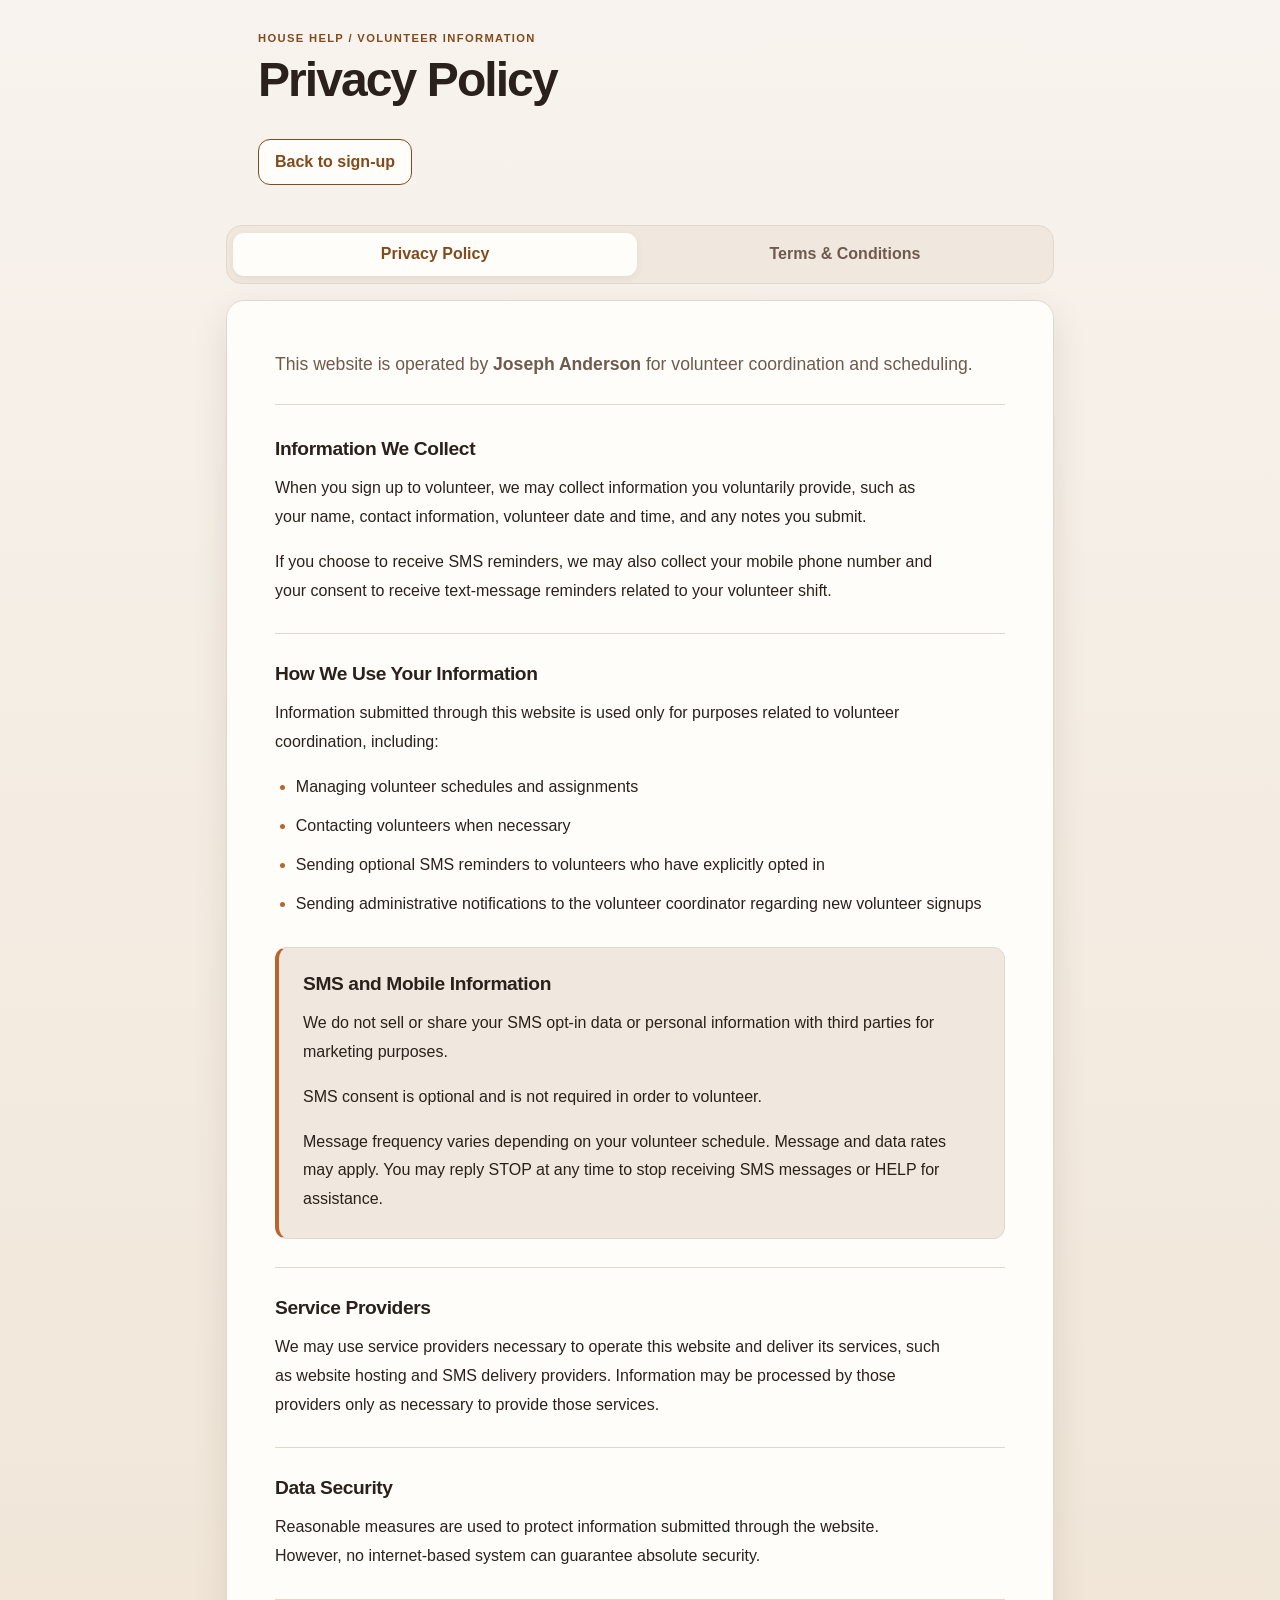
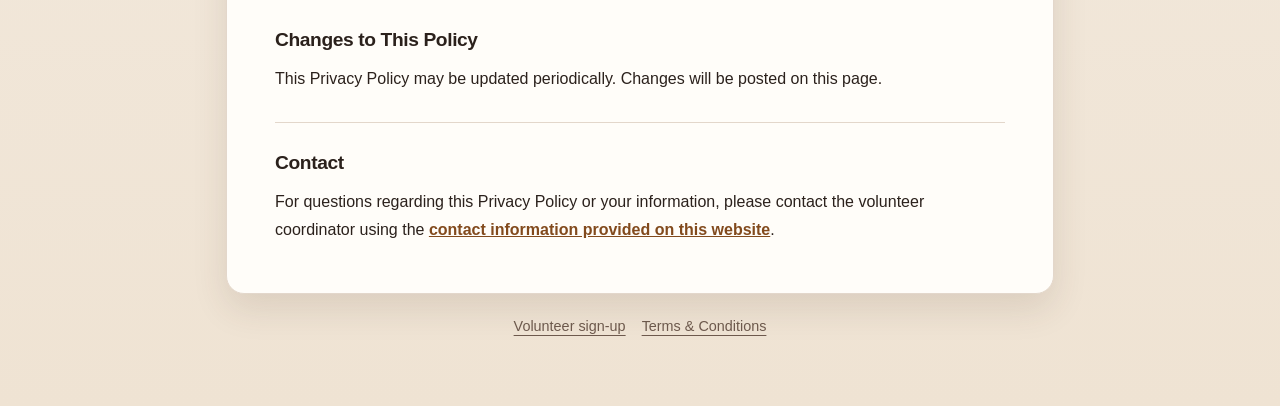
<file: privacy.html>
<!doctype html>
<html lang="en">
  <head>
    <meta charset="UTF-8" />
    <meta name="viewport" content="width=device-width, initial-scale=1.0" />
    <title>Privacy Policy | House Help</title>
    <link rel="icon" type="image/svg+xml" href="/favicon.svg" />
    <link rel="stylesheet" href="/styles.css" />
  </head>
  <body>
    <div class="page-shell legal-page">
      <header class="topbar legal-header">
        <div>
          <p class="eyebrow">House Help / Volunteer information</p>
          <h1>Privacy Policy</h1>
          <a class="project-info-link" href="/">Back to sign-up</a>
        </div>
      </header>
      <nav class="legal-nav" aria-label="Policies">
        <a href="/privacy" aria-current="page">Privacy Policy</a>
        <a href="/terms">Terms &amp; Conditions</a>
      </nav>
      <main class="panel project-info legal-document">
        <p class="legal-intro">
          This website is operated by <strong>Joseph Anderson</strong> for
          volunteer coordination and scheduling.
        </p>
        <section>
          <h2>Information We Collect</h2>
          <p>
            When you sign up to volunteer, we may collect information you
            voluntarily provide, such as your name, contact information,
            volunteer date and time, and any notes you submit.
          </p>
          <p>
            If you choose to receive SMS reminders, we may also collect your
            mobile phone number and your consent to receive text-message
            reminders related to your volunteer shift.
          </p>
        </section>
        <section>
          <h2>How We Use Your Information</h2>
          <p>
            Information submitted through this website is used only for purposes
            related to volunteer coordination, including:
          </p>
          <ul>
            <li>Managing volunteer schedules and assignments</li>
            <li>Contacting volunteers when necessary</li>
            <li>
              Sending optional SMS reminders to volunteers who have explicitly
              opted in
            </li>
            <li>
              Sending administrative notifications to the volunteer coordinator
              regarding new volunteer signups
            </li>
          </ul>
        </section>
        <section class="legal-sms">
          <h2>SMS and Mobile Information</h2>
          <p>
            We do not sell or share your SMS opt-in data or personal information
            with third parties for marketing purposes.
          </p>
          <p>
            SMS consent is optional and is not required in order to volunteer.
          </p>
          <p>
            Message frequency varies depending on your volunteer schedule.
            Message and data rates may apply. You may reply STOP at any time to
            stop receiving SMS messages or HELP for assistance.
          </p>
        </section>
        <section>
          <h2>Service Providers</h2>
          <p>
            We may use service providers necessary to operate this website and
            deliver its services, such as website hosting and SMS delivery
            providers. Information may be processed by those providers only as
            necessary to provide those services.
          </p>
        </section>
        <section>
          <h2>Data Security</h2>
          <p>
            Reasonable measures are used to protect information submitted
            through the website. However, no internet-based system can guarantee
            absolute security.
          </p>
        </section>
        <section>
          <h2>Changes to This Policy</h2>
          <p>
            This Privacy Policy may be updated periodically. Changes will be
            posted on this page.
          </p>
        </section>
        <section>
          <h2>Contact</h2>
          <p>
            For questions regarding this Privacy Policy or your information,
            please contact the volunteer coordinator using the
            <a href="/project-info.html#questions"
              >contact information provided on this website</a
            >.
          </p>
        </section>
      </main>
      <footer class="legal-links">
        <a href="/">Volunteer sign-up</a>
        <a href="/terms">Terms &amp; Conditions</a>
      </footer>
    </div>
  </body>
</html>
</file>
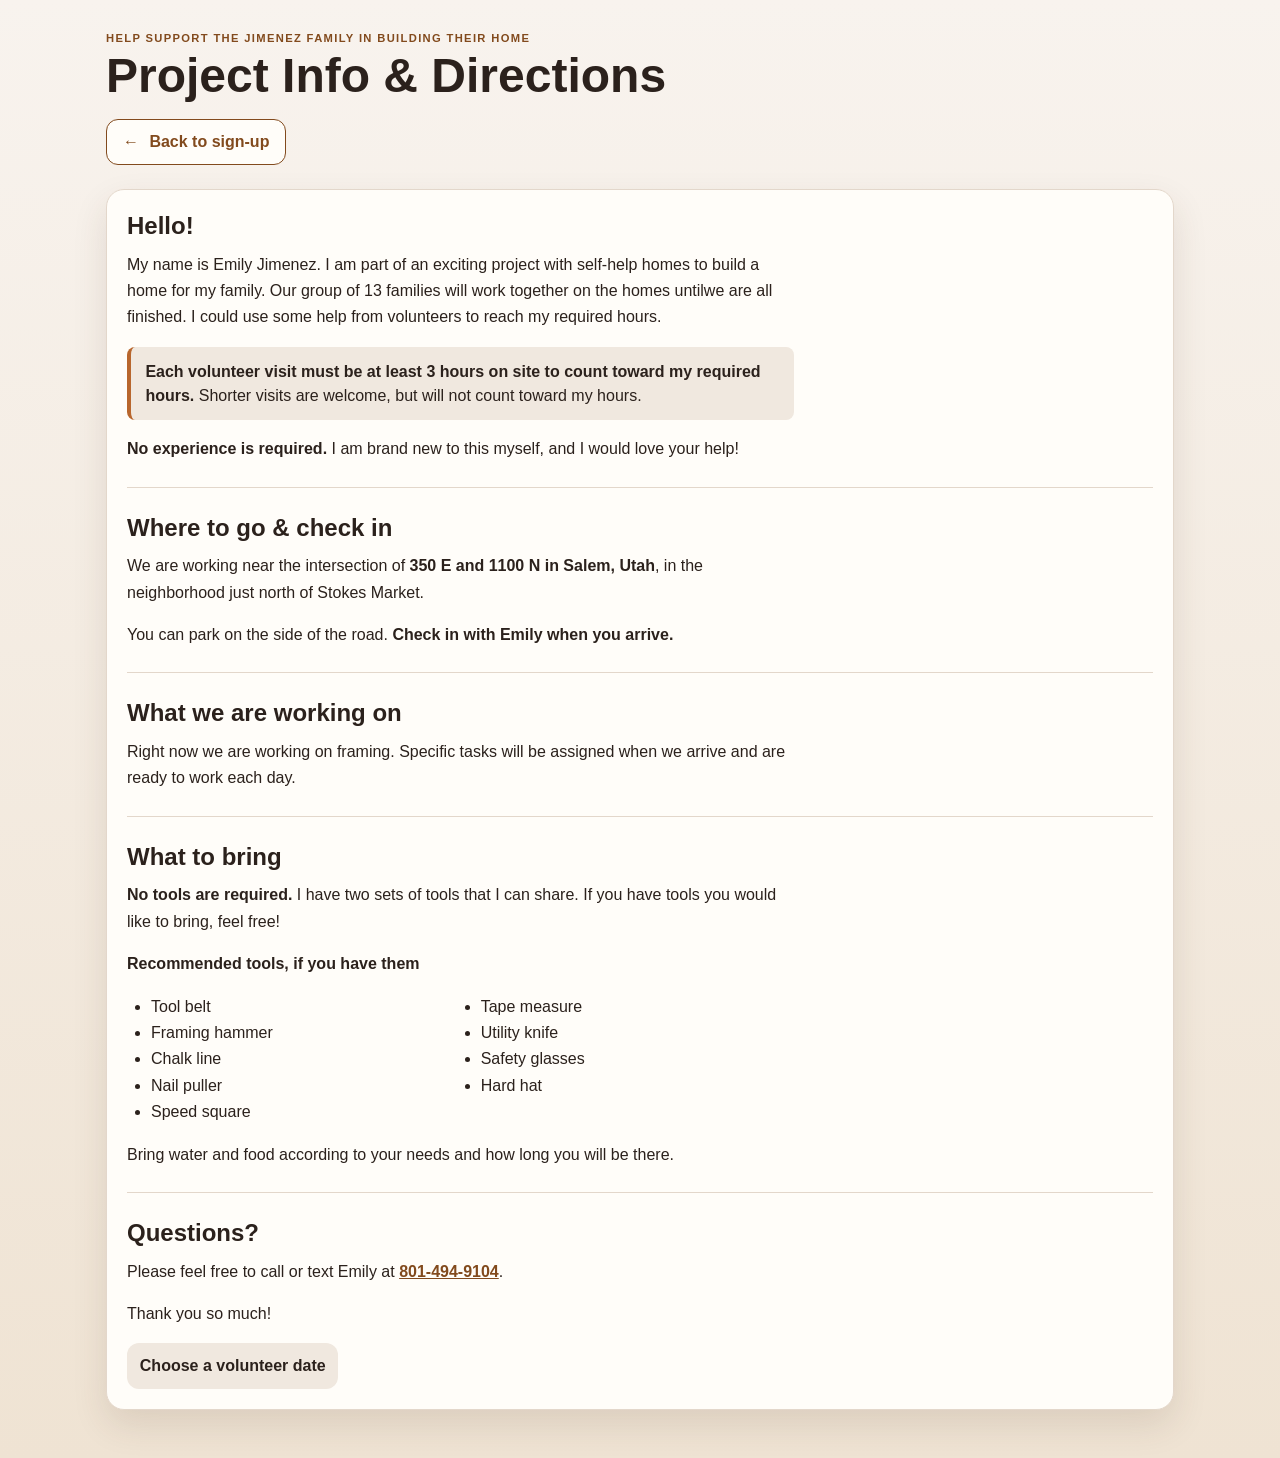
<file: project-info.html>
<!doctype html>
<html lang="en">
  <head>
    <meta charset="UTF-8" />
    <meta name="viewport" content="width=device-width, initial-scale=1.0" />
    <title>Project Info &amp; Directions | House Help</title>
    <link rel="icon" type="image/svg+xml" href="favicon.svg" />
    <link rel="stylesheet" href="styles.css" />
  </head>
  <body>
    <div class="page-shell">
      <header class="topbar">
        <div>
          <p class="eyebrow">
            Help support the Jimenez family in building their home
          </p>
          <h1>Project Info &amp; Directions</h1>
          <a class="project-info-link" href="/">
            <span aria-hidden="true">&larr;</span>
            Back to sign-up
          </a>
        </div>
      </header>

      <main class="panel project-info">
        <section aria-labelledby="about-project">
          <h2 id="about-project">Hello!</h2>
          <p>
            My name is Emily Jimenez. I am part of an exciting project with
            self-help homes to build a home for my family. Our group of 13
            families will work together on the homes untilwe are all finished. I
            could use some help from volunteers to reach my required hours.
          </p>
          <p class="hours-requirement">
            <strong>Each volunteer visit must be at least 3 hours on site to
            count toward my required hours.</strong> Shorter visits are welcome,
            but will not count toward my hours.
          </p>
          <p>
            <strong>No experience is required.</strong> I am brand new to this
            myself, and I would love your help!
          </p>
        </section>

        <section aria-labelledby="directions">
          <h2 id="directions">Where to go &amp; check in</h2>
          <p>
            We are working near the intersection of
            <strong>350 E and 1100 N in Salem, Utah</strong>, in the
            neighborhood just north of Stokes Market.
          </p>
          <p>
            You can park on the side of the road.
            <strong>Check in with Emily when you arrive.</strong>
          </p>
        </section>

        <section aria-labelledby="what-to-expect">
          <h2 id="what-to-expect">What we are working on</h2>
          <p>
            Right now we are working on framing. Specific tasks will be assigned
            when we arrive and are ready to work each day.
          </p>
        </section>

        <section aria-labelledby="what-to-bring">
          <h2 id="what-to-bring">What to bring</h2>
          <p>
            <strong>No tools are required.</strong> I have two sets of tools
            that I can share. If you have tools you would like to bring, feel
            free!
          </p>
          <h3>Recommended tools, if you have them</h3>
          <ul class="project-tools">
            <li>Tool belt</li>
            <li>Framing hammer</li>
            <li>Chalk line</li>
            <li>Nail puller</li>
            <li>Speed square</li>
            <li>Tape measure</li>
            <li>Utility knife</li>
            <li>Safety glasses</li>
            <li>Hard hat</li>
          </ul>
          <p>
            Bring water and food according to your needs and how long you will
            be there.
          </p>
        </section>

        <section aria-labelledby="questions">
          <h2 id="questions">Questions?</h2>
          <p>
            Please feel free to call or text Emily at
            <a href="tel:+18014949104">801-494-9104</a>.
          </p>
          <p>Thank you so much!</p>
          <a class="secondary secondary-link" href="/"
            >Choose a volunteer date</a
          >
        </section>
      </main>
    </div>
  </body>
</html>
</file>
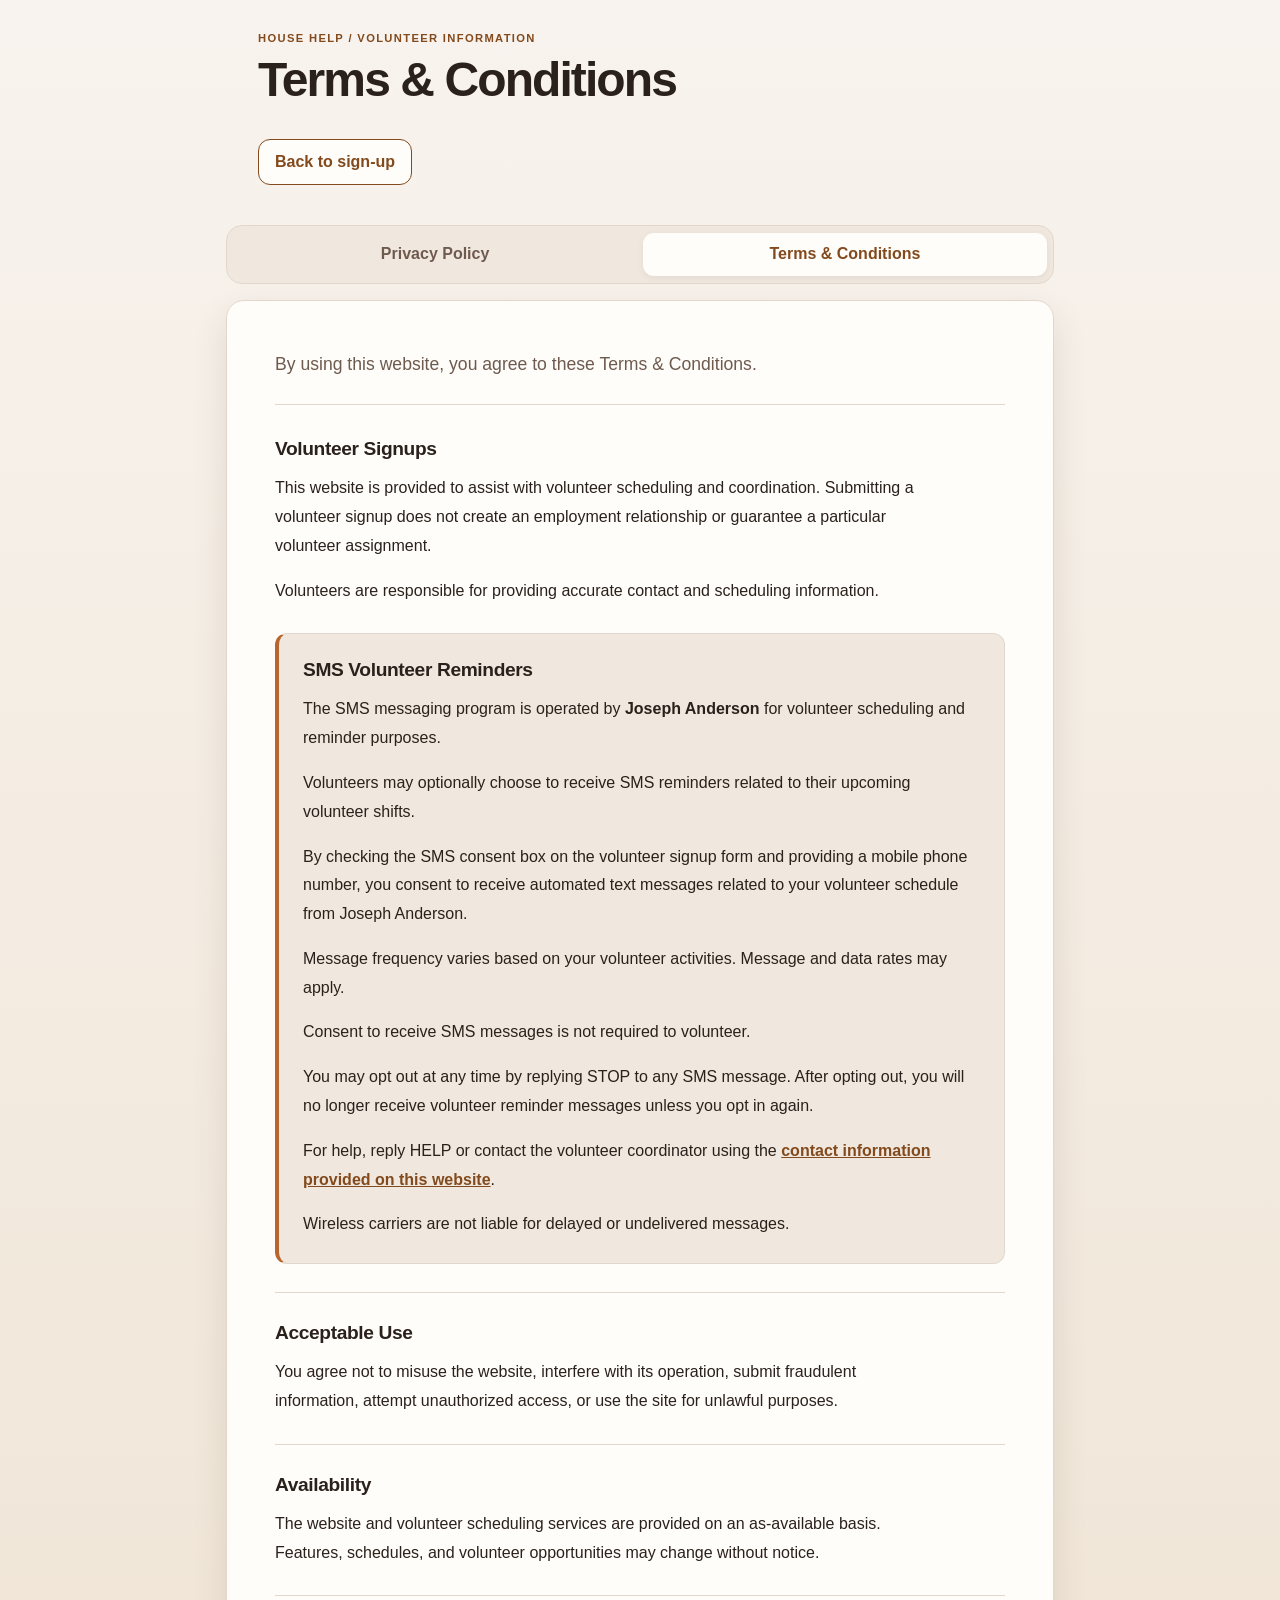
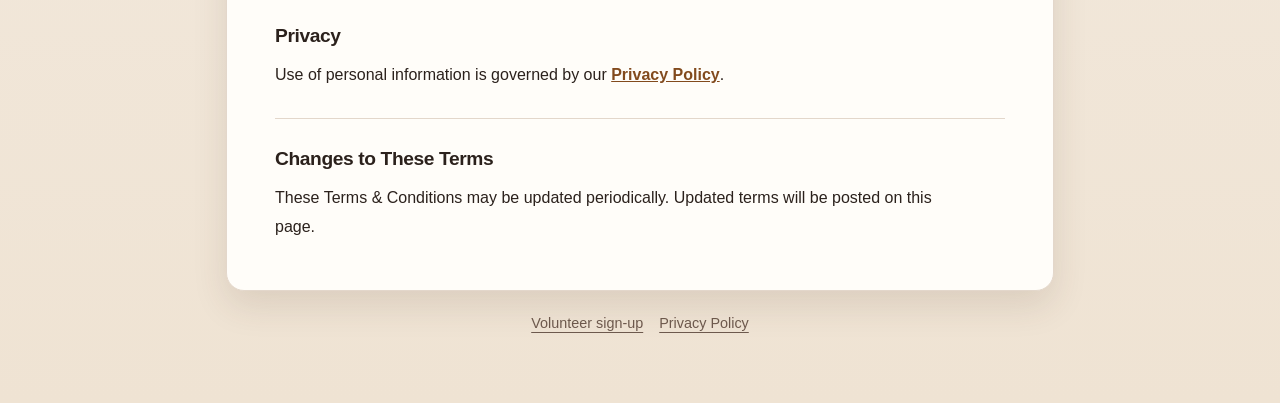
<file: terms.html>
<!doctype html>
<html lang="en">
  <head>
    <meta charset="UTF-8" />
    <meta name="viewport" content="width=device-width, initial-scale=1.0" />
    <title>Terms &amp; Conditions | House Help</title>
    <link rel="icon" type="image/svg+xml" href="/favicon.svg" />
    <link rel="stylesheet" href="/styles.css" />
  </head>
  <body>
    <div class="page-shell legal-page">
      <header class="topbar legal-header">
        <div>
          <p class="eyebrow">House Help / Volunteer information</p>
          <h1>Terms &amp; Conditions</h1>
          <a class="project-info-link" href="/">Back to sign-up</a>
        </div>
      </header>
      <nav class="legal-nav" aria-label="Policies">
        <a href="/privacy">Privacy Policy</a>
        <a href="/terms" aria-current="page">Terms &amp; Conditions</a>
      </nav>
      <main class="panel project-info legal-document">
        <p class="legal-intro">By using this website, you agree to these Terms &amp; Conditions.</p>
        <section>
          <h2>Volunteer Signups</h2>
          <p>
            This website is provided to assist with volunteer scheduling and
            coordination. Submitting a volunteer signup does not create an
            employment relationship or guarantee a particular volunteer assignment.
          </p>
          <p>
            Volunteers are responsible for providing accurate contact and
            scheduling information.
          </p>
        </section>
        <section class="legal-sms">
          <h2>SMS Volunteer Reminders</h2>
          <p>
            The SMS messaging program is operated by
            <strong>Joseph Anderson</strong> for volunteer scheduling and
            reminder purposes.
          </p>
          <p>
            Volunteers may optionally choose to receive SMS reminders related
            to their upcoming volunteer shifts.
          </p>
          <p>
            By checking the SMS consent box on the volunteer signup form and
            providing a mobile phone number, you consent to receive automated
            text messages related to your volunteer schedule from Joseph Anderson.
          </p>
          <p>
            Message frequency varies based on your volunteer activities.
            Message and data rates may apply.
          </p>
          <p>Consent to receive SMS messages is not required to volunteer.</p>
          <p>
            You may opt out at any time by replying STOP to any SMS message.
            After opting out, you will no longer receive volunteer reminder
            messages unless you opt in again.
          </p>
          <p>
            For help, reply HELP or contact the volunteer coordinator using the
            <a href="/project-info.html#questions">contact information provided on this website</a>.
          </p>
          <p>Wireless carriers are not liable for delayed or undelivered messages.</p>
        </section>
        <section>
          <h2>Acceptable Use</h2>
          <p>
            You agree not to misuse the website, interfere with its operation,
            submit fraudulent information, attempt unauthorized access, or use
            the site for unlawful purposes.
          </p>
        </section>
        <section>
          <h2>Availability</h2>
          <p>
            The website and volunteer scheduling services are provided on an
            as-available basis. Features, schedules, and volunteer opportunities
            may change without notice.
          </p>
        </section>
        <section>
          <h2>Privacy</h2>
          <p>
            Use of personal information is governed by our
            <a href="/privacy">Privacy Policy</a>.
          </p>
        </section>
        <section>
          <h2>Changes to These Terms</h2>
          <p>
            These Terms &amp; Conditions may be updated periodically. Updated
            terms will be posted on this page.
          </p>
        </section>
      </main>
      <footer class="legal-links">
        <a href="/">Volunteer sign-up</a>
        <a href="/privacy">Privacy Policy</a>
      </footer>
    </div>
  </body>
</html>
</file>
<file: styles.css>
:root {
  --bg: #f7f0e7;
  --panel: #fffdf9;
  --panel-strong: #f0e8df;
  --ink: #2b211c;
  --muted: #6e5a4e;
  --accent: #b8662d;
  --accent-dark: #824a1d;
  --line: #e3d7cb;
  --shadow: 0 15px 35px rgba(73, 48, 34, 0.12);
  --success: #2d6a4f;
  --success-soft: rgba(45, 106, 79, 0.08);
}

* {
  box-sizing: border-box;
}

html,
body {
  margin: 0;
  width: 100%;
  max-width: 100%;
  overflow-x: hidden;
  font-family: "Segoe UI", Tahoma, Geneva, Verdana, sans-serif;
  background: linear-gradient(180deg, #f8f3ee 0%, #efe3d3 100%);
  color: var(--ink);
}

button,
input,
select,
textarea {
  font: inherit;
  max-width: 100%;
}

.hidden {
  display: none !important;
}

.app-toast {
  position: fixed;
  z-index: 1000;
  top: max(1rem, env(safe-area-inset-top));
  left: 50%;
  display: flex;
  align-items: center;
  justify-content: space-between;
  gap: 1rem;
  width: min(34rem, calc(100% - 2rem));
  padding: 0.85rem 0.9rem;
  transform: translateX(-50%);
  border: 1px solid var(--line);
  border-left: 4px solid var(--success);
  border-radius: 8px;
  background: var(--panel);
  box-shadow: var(--shadow);
  color: var(--ink);
  font-weight: 600;
}

.app-toast[hidden] {
  display: none;
}

.load-error {
  display: flex;
  align-items: center;
  justify-content: space-between;
  gap: 1rem;
  margin-bottom: 1rem;
  padding: 0.8rem 1rem;
  border: 1px solid rgba(146, 43, 43, 0.35);
  border-left: 4px solid #922b2b;
  border-radius: 8px;
  background: #fff7f5;
}

.load-error[hidden] {
  display: none;
}

.load-error p {
  margin: 0;
  color: #702020;
}

.app-toast.error {
  border-left-color: #922b2b;
}

.toast-dismiss {
  flex: 0 0 2rem;
  width: 2rem;
  min-height: 2rem;
  padding: 0;
  background: transparent;
  color: var(--muted);
}

.page-shell {
  width: 100%;
  max-width: 1100px;
  margin: 0 auto;
  padding: 1rem 0.75rem 2.5rem;
  min-width: 0;
}

.topbar {
  display: flex;
  flex-direction: column;
  justify-content: flex-start;
  align-items: stretch;
  gap: 0.75rem;
  margin-bottom: 1rem;
}

.top-actions {
  display: flex;
  gap: 0.5rem;
  flex-wrap: wrap;
  justify-content: flex-end;
  align-self: flex-end;
}

.admin-trigger {
  padding: 0.5rem 0.8rem;
  min-height: 0;
  font-size: 0.8rem;
  opacity: 0.9;
}

.secondary-link {
  display: inline-flex;
  align-items: center;
  justify-content: center;
  min-height: 46px;
  padding: 0.5rem 0.8rem;
  border-radius: 12px;
  color: var(--ink);
  text-decoration: none;
  font-weight: 700;
  transition:
    transform 0.15s ease,
    filter 0.15s ease;
}

.secondary-link:hover {
  transform: translateY(-1px);
  filter: brightness(1.02);
}

.project-info-link {
  display: inline-flex;
  align-items: center;
  gap: 0.65rem;
  max-width: 100%;
  min-height: 46px;
  margin-top: 1rem;
  padding: 0.65rem 1rem;
  border: 1px solid var(--accent-dark);
  border-radius: 12px;
  background: var(--panel);
  color: var(--accent-dark);
  font-weight: 700;
  text-decoration: none;
  transition:
    background-color 0.15s ease,
    color 0.15s ease;
}

.project-info-link:hover {
  background: var(--accent-dark);
  color: var(--panel);
}

.project-info-link:focus-visible {
  outline: 3px solid var(--accent-dark);
  outline-offset: 3px;
}

.eyebrow {
  margin: 0 0 0.25rem;
  color: var(--accent-dark);
  text-transform: uppercase;
  letter-spacing: 0.12em;
  font-weight: 700;
  font-size: 0.7rem;
}

h1,
h2,
p {
  margin-top: 0;
}

h1 {
  font-size: clamp(2rem, 5vw, 3rem);
  margin-bottom: 0;
}

.layout {
  display: grid;
  grid-template-columns: 1fr;
  gap: 1rem;
}

.panel {
  width: 100%;
  max-width: 100%;
  min-width: 0;
  background: rgba(255, 255, 255, 0.65);
  border: 1px solid var(--line);
  border-radius: 18px;
  box-shadow: var(--shadow);
  padding: 1.25rem;
  backdrop-filter: blur(2px);
}

.schedule-panel,
.calendar-panel,
.admin-panel,
.signup-page {
  background: var(--panel);
}

.signup-page {
  padding: 1.25rem;
  transition: opacity 0.2s ease;
}

.signup-header {
  display: flex;
  align-items: center;
  gap: 0.75rem;
  margin-bottom: 1rem;
}

.signup-header h2 {
  margin: 0;
}

.project-info {
  background: var(--panel);
  line-height: 1.65;
}

.project-info section + section {
  margin-top: 1.5rem;
  padding-top: 1.5rem;
  border-top: 1px solid var(--line);
}

.project-info h2 {
  margin-bottom: 0.65rem;
  line-height: 1.3;
}

.project-info h3 {
  margin: 1rem 0 0.5rem;
  font-size: 1rem;
}

.project-info p,
.project-tools {
  max-width: 75ch;
}

.project-info section > :last-child {
  margin-bottom: 0;
}

.project-info a:not(.secondary-link) {
  color: var(--accent-dark);
  font-weight: 600;
}

.project-tools {
  padding-left: 1.5rem;
  columns: 2 14rem;
}

.project-tools li {
  break-inside: avoid;
}

.field-row {
  margin-bottom: 1rem;
}

.compact {
  margin-bottom: 0.8rem;
}

.two-up {
  display: grid;
  grid-template-columns: 1fr;
  gap: 0.85rem;
}

.legal-links {
  display: flex;
  flex-wrap: wrap;
  justify-content: center;
  gap: 1rem;
  padding: 1.5rem 0;
}

.legal-links a {
  color: var(--muted);
  font-size: 0.9rem;
  text-underline-offset: 0.25em;
}

.legal-page {
  max-width: 860px;
  padding-top: clamp(1.5rem, 5vw, 4rem);
}

.legal-header {
  padding: 0 clamp(0.5rem, 3vw, 2rem) 1rem;
}

.legal-header h1 {
  margin: 0.5rem 0 1rem;
  font-size: clamp(2rem, 5vw, 3rem);
  line-height: 1.15;
  letter-spacing: -0.04em;
}

.legal-nav {
  display: flex;
  flex-wrap: wrap;
  gap: 0.4rem;
  margin: 0 0 1rem;
  padding: 0.4rem;
  border: 1px solid var(--line);
  border-radius: 16px;
  background: var(--panel-strong);
}

.legal-nav a {
  flex: 1 1 12rem;
  padding: 0.8rem 1rem;
  border-radius: 11px;
  color: var(--muted);
  text-align: center;
  text-decoration: none;
  font-weight: 600;
}

.legal-nav a[aria-current="page"] {
  background: var(--panel);
  color: var(--accent-dark);
  box-shadow: 0 2px 6px rgba(73, 48, 34, 0.08);
}

.legal-nav a:hover {
  color: var(--accent-dark);
  background: var(--panel);
}

.legal-document {
  padding: clamp(1.25rem, 5vw, 3rem);
  line-height: 1.8;
}

.legal-document .legal-intro {
  margin: 0 0 2rem;
  padding-bottom: 1.5rem;
  border-bottom: 1px solid var(--line);
  color: var(--muted);
  font-size: 1.1rem;
}

.legal-document h2 {
  margin: 0 0 0.75rem;
  font-size: 1.2rem;
  letter-spacing: -0.02em;
}

.legal-document section + section {
  margin-top: 1.75rem;
  padding-top: 1.75rem;
}

.legal-document ul {
  padding-left: 1.3rem;
}

.legal-document li + li {
  margin-top: 0.65rem;
}

.legal-document li::marker {
  color: var(--accent);
}

.legal-document section.legal-sms {
  padding: clamp(1rem, 3vw, 1.5rem);
  border: 1px solid var(--line);
  border-left: 4px solid var(--accent);
  border-radius: 12px;
  background: var(--panel-strong);
}

.legal-page a:focus-visible {
  outline: 3px solid var(--accent);
  outline-offset: 4px;
}

label {
  display: block;
  font-size: 0.95rem;
  font-weight: 600;
  color: var(--muted);
}

.reminder-card {
  padding: 1.1rem;
  border: 1px solid var(--line);
  border-radius: 14px;
  background: var(--panel);
}

.reminder-consent {
  display: flex;
  align-items: flex-start;
  gap: 0.85rem;
  font-weight: 400;
  cursor: pointer;
}

.reminder-title {
  display: block;
  color: var(--ink);
  font-size: 0.95rem;
  line-height: 1.5;
}

.reminder-description {
  display: block;
  margin-top: 0.35rem;
  font-size: 0.82rem;
  line-height: 1.65;
}

.reminder-policy-links {
  margin: 0.85rem 0 0;
  padding-top: 0.75rem;
  border-top: 1px solid var(--line);
  color: var(--muted);
  font-size: 0.82rem;
  line-height: 1.7;
}

.reminder-policy-links a {
  color: var(--accent-dark);
  font-weight: 600;
  text-decoration-thickness: 1px;
  text-underline-offset: 0.2em;
}

.reminder-policy-links a:hover {
  color: var(--ink);
}

.reminder-policy-links a:focus-visible {
  outline: 2px solid var(--accent);
  outline-offset: 3px;
}

input,
select,
textarea {
  width: 100%;
  margin-top: 0.45rem;
  border: 1px solid var(--line);
  border-radius: 12px;
  background: #fff;
  color: var(--ink);
  padding: 0.8rem 0.9rem;
  transition:
    border-color 0.2s ease,
    box-shadow 0.2s ease;
}

input:focus,
select:focus,
textarea:focus {
  border-color: var(--accent);
  box-shadow: 0 0 0 4px rgba(184, 102, 45, 0.1);
  outline: none;
}

.reminder-consent input[type="checkbox"] {
  flex: 0 0 1.2rem;
  width: 1.2rem;
  height: 1.2rem;
  margin: 0.15rem 0 0;
  padding: 0;
  accent-color: var(--accent-dark);
  cursor: pointer;
}

.reminder-consent input[type="checkbox"]:focus-visible {
  outline: 2px solid var(--accent-dark);
  outline-offset: 3px;
}

textarea {
  resize: vertical;
}

button {
  border: none;
  border-radius: 12px;
  padding: 0.85rem 1rem;
  font-weight: 700;
  cursor: pointer;
  transition:
    transform 0.15s ease,
    filter 0.15s ease;
  min-height: 46px;
}

button:hover {
  transform: translateY(-1px);
  filter: brightness(1.02);
}

button[type="submit"] {
  background: var(--accent);
  color: #fff;
  width: 100%;
}

.secondary {
  background: var(--panel-strong);
  color: var(--ink);
}

.schedule-list {
  list-style: none;
  margin: 0 0 1rem;
  padding: 0;
  display: grid;
  gap: 0.7rem;
  color: var(--ink);
}

.helper-text,
.detail-text {
  margin: 0;
  color: var(--muted);
  line-height: 1.5;
}

.hours-requirement {
  margin: 1rem 0;
  padding: 0.8rem 0.9rem;
  border-left: 4px solid var(--accent);
  border-radius: 8px;
  background: var(--panel-strong);
  line-height: 1.5;
}

.admin-panel {
  margin-bottom: 1.5rem;
}

.admin-table-wrap {
  overflow-x: auto;
}

.admin-table {
  width: 100%;
  border-collapse: collapse;
  background: #fff;
  border-radius: 12px;
  overflow: hidden;
}

.admin-table th,
.admin-table td {
  padding: 0.8rem 0.75rem;
  border-bottom: 1px solid var(--line);
  text-align: left;
  vertical-align: top;
}

.admin-table th {
  background: #f9f2ea;
  color: var(--ink);
}

.delete-entry {
  background: rgba(186, 45, 45, 0.08);
  color: #9e2c2c;
  border: 1px solid rgba(186, 45, 45, 0.2);
  border-radius: 10px;
  padding: 0.45rem 0.6rem;
  min-height: 0;
  min-width: 2.5rem;
  font-size: 1.15rem;
  line-height: 1;
}

.calendar-panel {
  margin-top: 1.5rem;
}

.calendar-header {
  display: flex;
  flex-direction: column;
  align-items: center;
  justify-content: center;
  gap: 0.6rem;
  margin-bottom: 1rem;
  text-align: center;
}

.calendar-header h2 {
  margin: 0;
}

.calendar-nav {
  display: flex;
  align-items: center;
  justify-content: center;
  gap: 0.75rem;
  width: 100%;
}

.icon-button {
  width: 2.5rem;
  min-width: 2.5rem;
  height: 2.5rem;
  padding: 0;
  display: inline-flex;
  align-items: center;
  justify-content: center;
  font-size: 1.6rem;
  line-height: 1;
}

.month-label {
  min-width: 8rem;
  text-align: center;
  font-size: 1rem;
  color: var(--ink);
}

.calendar-weekdays {
  display: grid;
  grid-template-columns: repeat(6, minmax(0, 1fr));
  gap: 0.35rem;
  margin-bottom: 0.5rem;
  width: 100%;
  color: var(--muted);
  font-size: 0.72rem;
  font-weight: 700;
  text-transform: uppercase;
  letter-spacing: 0.05em;
}

.calendar-weekday {
  display: flex;
  justify-content: center;
  align-items: center;
  min-height: 1.5rem;
}

.calendar-grid {
  display: grid;
  grid-template-columns: repeat(6, minmax(0, 1fr));
  gap: 0.35rem;
  margin-bottom: 1rem;
  width: 100%;
  min-width: 0;
}

.calendar-day {
  display: flex;
  flex-direction: column;
  justify-content: flex-start;
  align-items: flex-start;
  min-height: 110px;
  min-width: 0;
  width: 100%;
  padding: 0.45rem 0.32rem;
  border: 1px solid var(--line);
  border-radius: 10px;
  background: #fff;
  color: var(--ink);
  text-align: left;
  transition:
    border-color 0.2s ease,
    transform 0.15s ease;
}

.calendar-day:hover {
  border-color: var(--accent);
  transform: translateY(-1px);
}

.calendar-day.muted {
  opacity: 0.55;
}

.calendar-day.selected {
  border-color: var(--accent);
  background: rgba(184, 102, 45, 0.04);
}

.calendar-day.disabled {
  opacity: 0.62;
  cursor: default;
  background: #f7f5f3;
}

.calendar-day:disabled {
  cursor: default;
  opacity: 0.62;
}

.day-number {
  font-weight: 700;
  font-size: 0.92rem;
}

.day-badges {
  display: flex;
  flex-direction: column;
  gap: 0.18rem;
  width: 100%;
  margin-top: 0.2rem;
  min-width: 0;
}

.day-count {
  display: block;
  width: 100%;
  max-width: 100%;
  font-size: 0.54rem;
  line-height: 1.2;
  border-radius: 999px;
  padding: 0.18rem 0.28rem;
  white-space: normal;
  overflow-wrap: anywhere;
  word-break: break-word;
  text-align: center;
  letter-spacing: 0.01em;
}

.day-count.volunteer {
  color: var(--success);
  background: var(--success-soft);
}

.day-count.childcare {
  color: #922b2b;
  background: rgba(146, 43, 43, 0.1);
}

.day-count.open {
  color: #8b6400;
  background: rgba(241, 192, 0, 0.18);
}

.calendar-legend {
  display: flex;
  flex-wrap: wrap;
  gap: 0.65rem 0.9rem;
  align-items: center;
  justify-content: center;
  margin-top: -0.2rem;
  margin-bottom: 1rem;
  color: var(--muted);
  font-size: 0.72rem;
  font-weight: 600;
}

.legend-item {
  display: inline-flex;
  align-items: center;
  gap: 0.38rem;
}

.legend-swatch {
  width: 0.7rem;
  height: 0.7rem;
  border-radius: 50%;
  display: inline-block;
  border: 1px solid rgba(43, 33, 28, 0.2);
}

.legend-swatch.volunteer {
  background: var(--success-soft);
}

.legend-swatch.childcare {
  background: rgba(146, 43, 43, 0.34);
}

.legend-swatch.open {
  background: rgba(241, 192, 0, 0.5);
}

#day-details-dialog {
  position: fixed;
  inset: 0;
  margin: auto;
  transform: translateY(-5dvh);
  width: calc(100% - 1rem);
  max-width: 36rem;
  max-height: 85dvh;
  overflow-y: auto;
  overscroll-behavior: contain;
  border: 1px solid var(--line);
  border-radius: 8px;
  padding: 0;
  background: #fffdf9;
}

#day-details-dialog::backdrop {
  background: rgba(0, 0, 0, 0.4);
}

body:has(#day-details-dialog[open]) {
  overflow: hidden;
}

.day-details-close {
  display: flex;
  justify-content: flex-end;
  padding: 0.5rem 0.5rem 0;
  margin: 0;
}

.day-details-close button {
  width: 46px;
  height: 46px;
  padding: 0;
  background: var(--panel-strong);
  color: var(--ink);
}

#day-details-dialog .care-need-row,
#day-details-dialog .slot-summary {
  border: 0;
  border-radius: 0;
  background: transparent;
  padding: 0;
}

#day-details-dialog .care-need-row {
  flex-wrap: wrap;
}

#day-details-dialog .care-need-row + .care-need-row {
  margin-top: 0.75rem;
}

#day-details-dialog .volunteer-day-button {
  width: auto;
  margin-top: 0;
  flex-shrink: 0;
}

#day-details-dialog .date-detail {
  border: 0;
  border-radius: 0;
}

.date-detail {
  border: 1px solid var(--line);
  border-radius: 12px;
  background: linear-gradient(180deg, #fff8f2 0%, #fffdf9 100%);
  padding: 1rem;
}

.volunteer-day-button {
  width: 100%;
  margin-top: 1rem;
}

.date-detail h3 {
  margin-bottom: 0.8rem;
}

.admin-detail-list {
  display: grid;
  gap: 0.75rem;
}

.admin-no-volunteers {
  margin: 0;
  padding: 0.75rem 0.9rem;
  border-left: 3px solid var(--muted);
  border-radius: 4px;
  background: var(--panel-strong);
  font-weight: 600;
}

.admin-day-care .admin-childcare-form {
  margin-top: 1rem;
}

.admin-day-care .admin-care-notes {
  margin-bottom: 1rem;
}

.admin-detail-row {
  display: flex;
  justify-content: space-between;
  gap: 0.75rem;
  align-items: center;
  border: 1px solid var(--line);
  border-radius: 12px;
  background: rgba(255, 255, 255, 0.72);
  padding: 0.75rem 0.8rem;
}

.admin-detail-row strong {
  display: block;
  margin-bottom: 0.2rem;
}

.admin-delete-entry {
  flex-shrink: 0;
}

.admin-pagination {
  display: flex;
  justify-content: center;
  flex-wrap: wrap;
  gap: 0.5rem;
  margin-top: 1rem;
}

.admin-page-button {
  min-width: 2.25rem;
  min-height: 2.25rem;
  padding: 0.35rem 0.7rem;
  border: 1px solid var(--line);
  background: #fff;
}

.admin-page-button.active {
  background: var(--accent);
  border-color: var(--accent);
  color: #fff;
}

.slot-summary {
  display: grid;
  gap: 0.6rem;
  border: 1px solid var(--line);
  border-radius: 12px;
  background: rgba(255, 255, 255, 0.7);
  padding: 0.8rem 0.9rem;
}

.slot-row {
  display: flex;
  flex-direction: column;
  align-items: flex-start;
  gap: 0.2rem;
  border-top: 1px solid var(--line);
  padding-top: 0.6rem;
  word-break: break-word;
}

.slot-row:first-child {
  border-top: none;
  padding-top: 0;
}

.current-volunteers {
  margin-top: 1.25rem;
  padding-top: 1rem;
  border-top: 1px solid var(--line);
}

.current-volunteers h4 {
  margin: 0 0 0.25rem;
}

.volunteer-summary-list {
  list-style: none;
  margin: 0;
  padding: 0;
}

.volunteer-summary-row {
  display: grid;
  grid-template-columns: minmax(0, 1fr) auto;
  align-items: center;
  gap: 1rem;
  padding: 0.85rem 0;
}

.volunteer-summary-row + .volunteer-summary-row {
  border-top: 1px solid var(--line);
}

.volunteer-shift strong,
.volunteer-shift span,
.volunteer-total strong,
.volunteer-total span {
  display: block;
}

.volunteer-shift {
  min-width: 0;
  overflow-wrap: anywhere;
  font-size: 0.9rem;
}

.volunteer-shift span {
  margin-top: 0.25rem;
  color: var(--muted);
  font-size: 0.85rem;
  line-height: 1.5;
}

.volunteer-total {
  text-align: right;
}

.volunteer-total strong {
  color: var(--success);
  font-size: 1.5rem;
  line-height: 1.2;
  font-variant-numeric: tabular-nums;
}

.volunteer-total span {
  color: var(--muted);
  font-size: 0.75rem;
}

.entries-header {
  display: flex;
  justify-content: space-between;
  align-items: center;
  gap: 1rem;
  margin-bottom: 1rem;
}

.admin-childcare-section {
  margin-top: 1.5rem;
  padding-top: 1.25rem;
  border-top: 1px solid var(--line);
}

.admin-childcare-section h3 {
  margin-bottom: 0.75rem;
}

.admin-childcare-form {
  margin-bottom: 1rem;
}

.childcare-list {
  display: grid;
  gap: 0.75rem;
}

.care-row,
.care-need-row {
  display: flex;
  justify-content: space-between;
  align-items: center;
  gap: 0.75rem;
  border: 1px solid var(--line);
  border-radius: 12px;
  background: rgba(255, 255, 255, 0.7);
  padding: 0.8rem 0.9rem;
}

.care-detail-block {
  margin-top: 1rem;
  border: 1px solid var(--line);
  border-radius: 12px;
  background: rgba(255, 255, 255, 0.7);
  padding: 0.8rem 0.9rem;
}

.care-detail-block h4 {
  margin: 0 0 0.6rem;
}

.childcare-volunteer-button {
  flex-shrink: 0;
}

.empty-state {
  border: 1px dashed var(--line);
  border-radius: 12px;
  padding: 1.25rem;
  text-align: center;
  color: var(--muted);
  background: rgba(184, 102, 45, 0.03);
}

@media (min-width: 768px) {
  #day-details-dialog {
    inset: 0;
    margin: auto;
  }

  .page-shell {
    padding: 2rem 1rem 3rem;
  }

  .topbar {
    flex-direction: column;
    justify-content: flex-start;
    align-items: flex-end;
    margin-bottom: 1.5rem;
  }

  .topbar > div:last-child {
    width: 100%;
  }

  .layout {
    grid-template-columns: 2fr 1fr;
    gap: 1.5rem;
  }

  .two-up {
    grid-template-columns: repeat(2, minmax(200px, 1fr));
    gap: 1rem;
  }

  .calendar-weekdays {
    gap: 0.5rem;
    font-size: 0.76rem;
  }

  .calendar-grid {
    gap: 0.5rem;
  }

  .calendar-day {
    min-height: 112px;
    padding: 0.7rem 0.65rem;
  }

  .day-number {
    font-size: 1rem;
  }

  .day-count {
    font-size: 0.62rem;
  }

  .slot-row {
    flex-direction: row;
    justify-content: space-between;
    align-items: center;
    gap: 1rem;
  }
}
</file>
